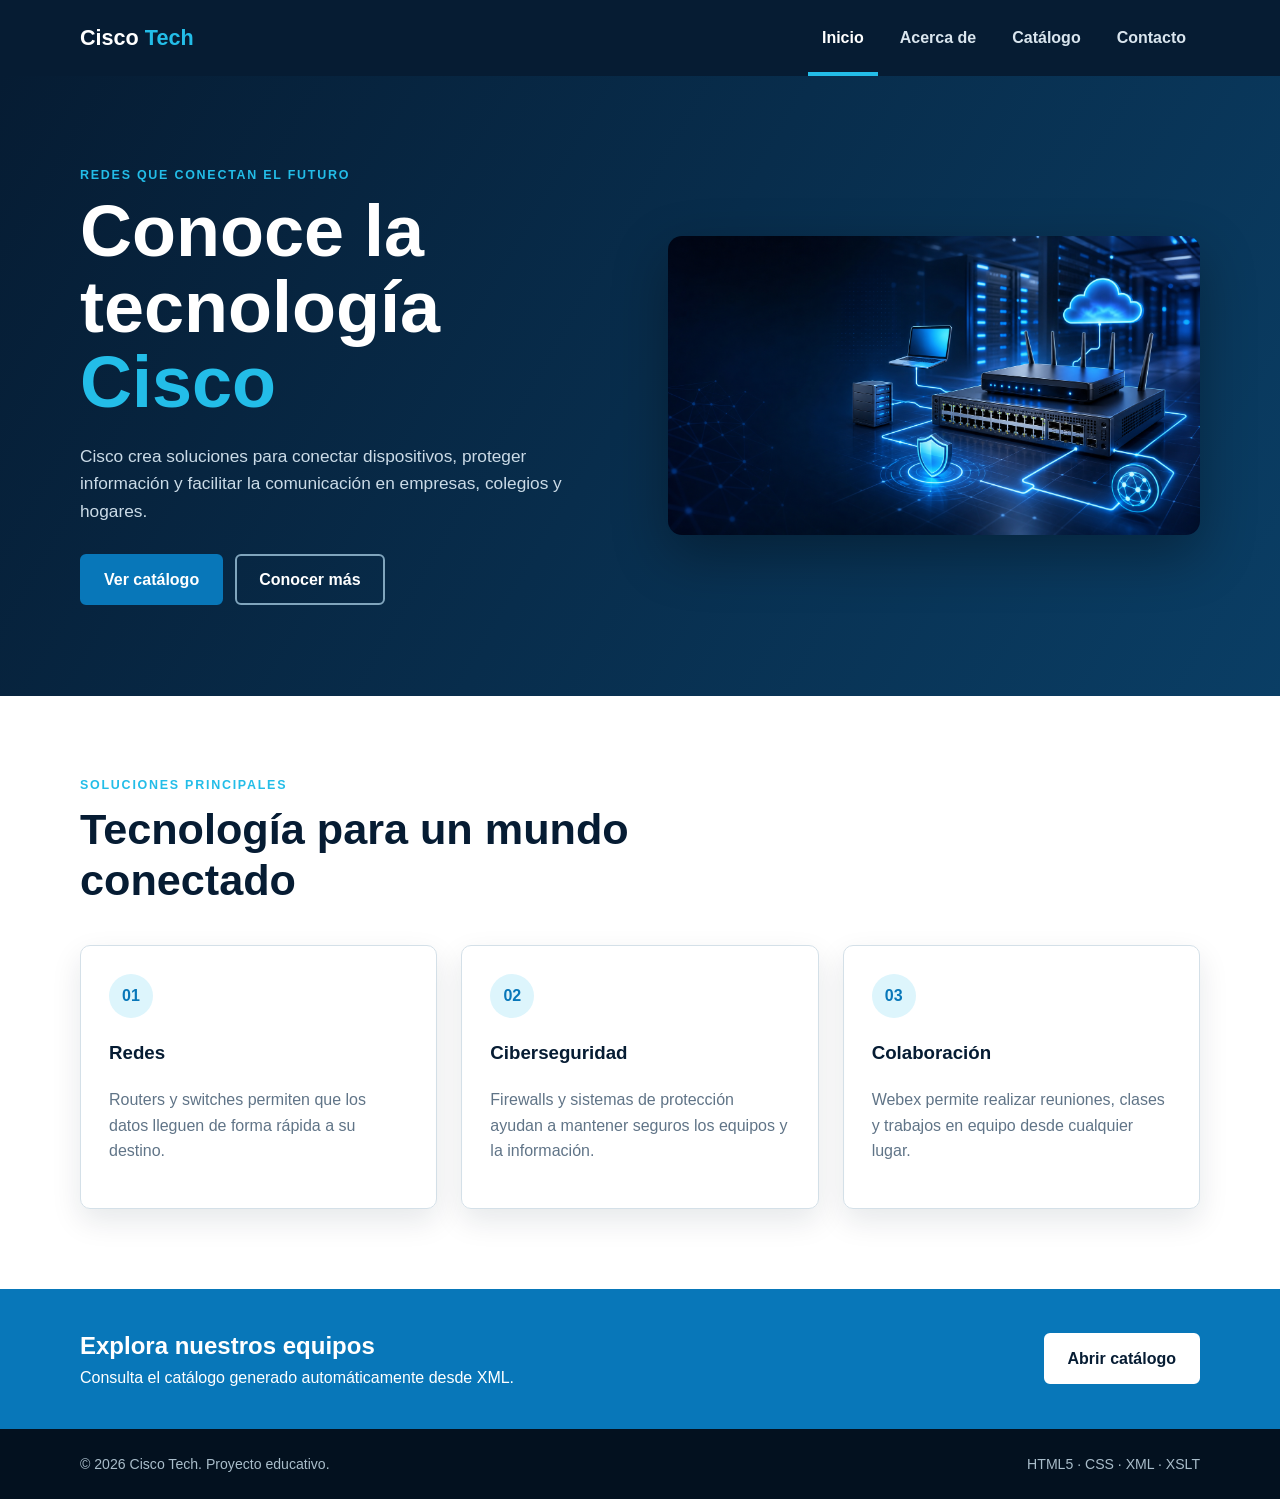
<file: index.html>
<!DOCTYPE html>
<html lang="es">
<head>
    <meta charset="UTF-8">
    <meta name="viewport" content="width=device-width, initial-scale=1.0">
    <meta name="description" content="Proyecto educativo sobre redes y soluciones Cisco.">
    <title>Cisco Tech | Inicio</title>
    <link rel="stylesheet" href="style.css">
</head>
<body>
    <header class="encabezado">
        <div class="contenedor barra-navegacion">
            <a class="logo" href="index.html">Cisco <span>Tech</span></a>
            <nav aria-label="Navegación principal">
                <ul class="menu">
                    <li><a class="activo" href="index.html">Inicio</a></li>
                    <li><a href="about.html">Acerca de</a></li>
                    <li><a href="catalog.html">Catálogo</a></li>
                    <li><a href="contact.html">Contacto</a></li>
                </ul>
            </nav>
        </div>
    </header>

    <main>
        <section class="hero">
            <div class="contenedor hero-contenido">
                <div class="hero-texto">
                    <p class="etiqueta">Redes que conectan el futuro</p>
                    <h1>Conoce la tecnología <span>Cisco</span></h1>
                    <p>Cisco crea soluciones para conectar dispositivos, proteger información y facilitar la comunicación en empresas, colegios y hogares.</p>
                    <div class="acciones">
                        <a class="boton" href="catalog.html">Ver catálogo</a>
                        <a class="boton boton-secundario" href="about.html">Conocer más</a>
                    </div>
                </div>
                <img src="images/red-cisco.png" alt="Router y switch conectados a una red digital">
            </div>
        </section>

        <section class="seccion contenedor" aria-labelledby="servicios-titulo">
            <div class="titulo-seccion">
                <p class="etiqueta">Soluciones principales</p>
                <h2 id="servicios-titulo">Tecnología para un mundo conectado</h2>
            </div>
            <div class="rejilla-tarjetas">
                <article class="tarjeta">
                    <span class="icono" aria-hidden="true">01</span>
                    <h3>Redes</h3>
                    <p>Routers y switches permiten que los datos lleguen de forma rápida a su destino.</p>
                </article>
                <article class="tarjeta">
                    <span class="icono" aria-hidden="true">02</span>
                    <h3>Ciberseguridad</h3>
                    <p>Firewalls y sistemas de protección ayudan a mantener seguros los equipos y la información.</p>
                </article>
                <article class="tarjeta">
                    <span class="icono" aria-hidden="true">03</span>
                    <h3>Colaboración</h3>
                    <p>Webex permite realizar reuniones, clases y trabajos en equipo desde cualquier lugar.</p>
                </article>
            </div>
        </section>

        <section class="franja">
            <div class="contenedor franja-contenido">
                <div><h2>Explora nuestros equipos</h2><p>Consulta el catálogo generado automáticamente desde XML.</p></div>
                <a class="boton boton-claro" href="catalog.html">Abrir catálogo</a>
            </div>
        </section>
    </main>

    <footer>
        <div class="contenedor pie-contenido">
            <p>© 2026 Cisco Tech. Proyecto educativo.</p>
            <p>HTML5 · CSS · XML · XSLT</p>
        </div>
    </footer>
</body>
</html>
</file>
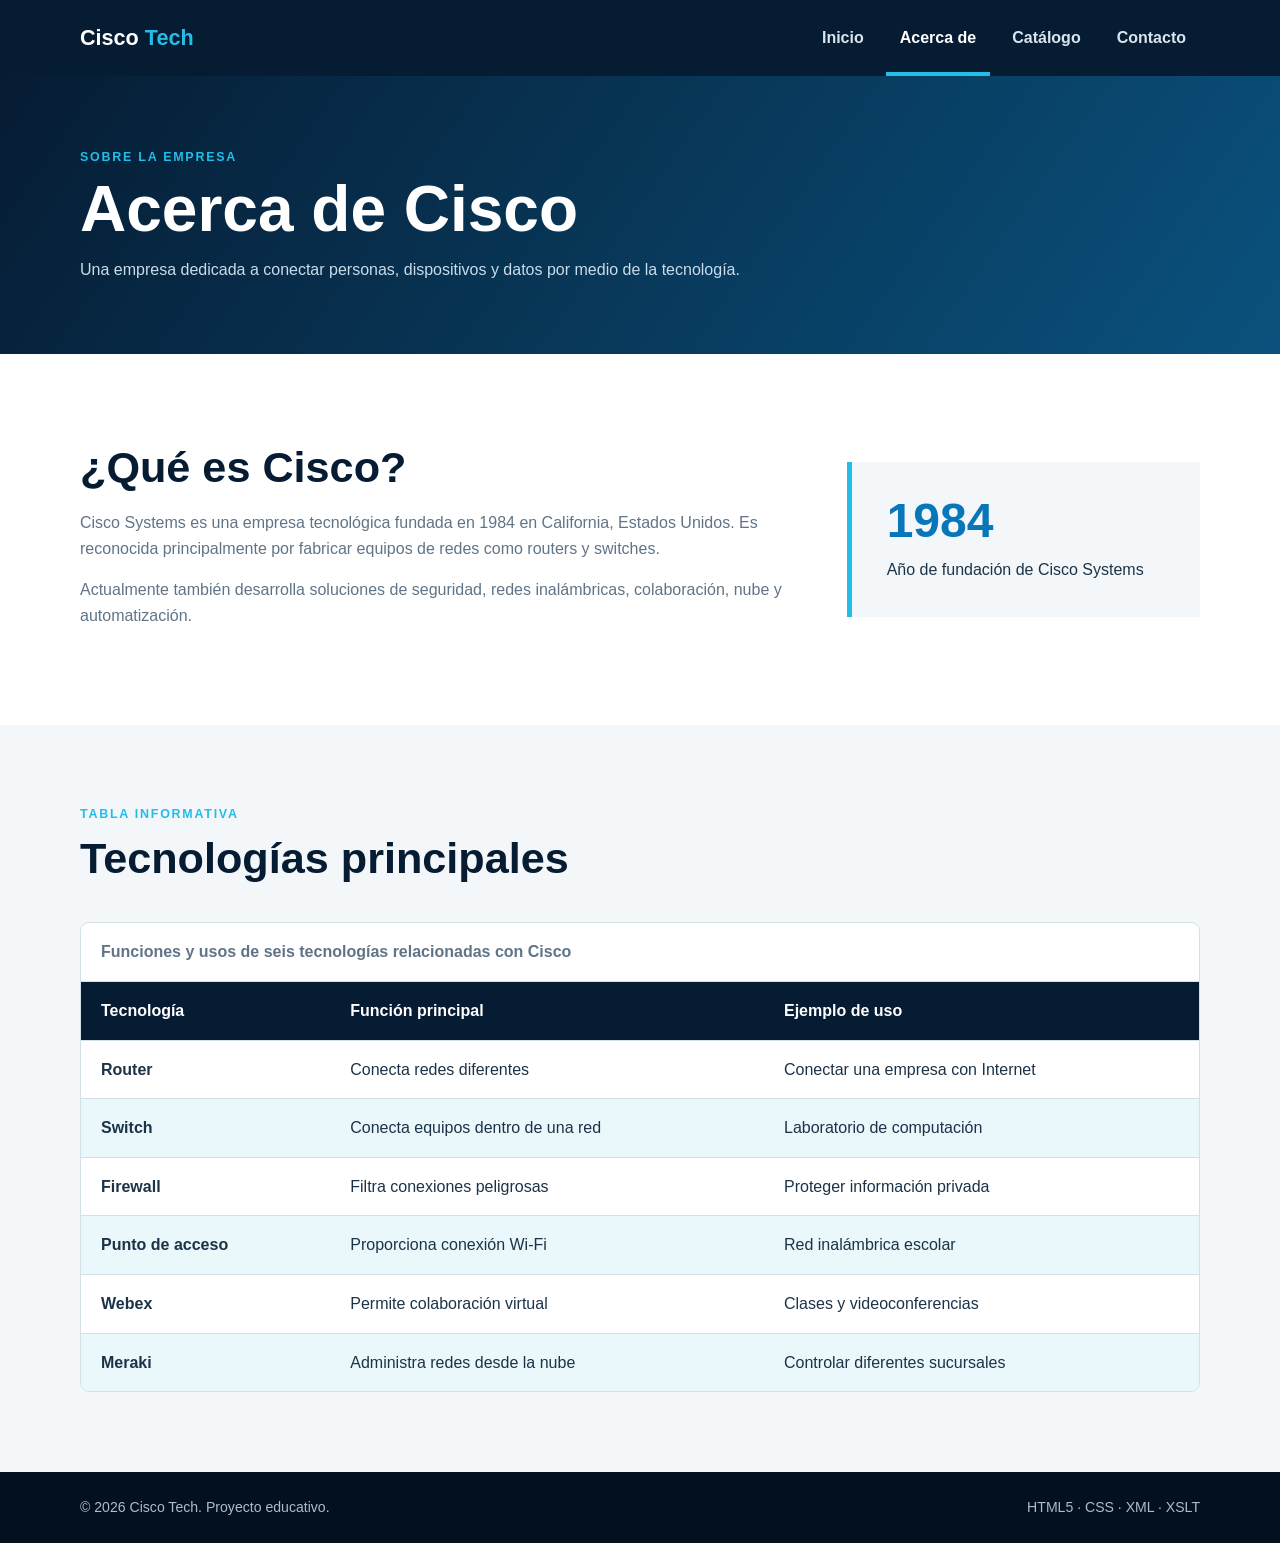
<file: about.html>
<!DOCTYPE html>
<html lang="es">
<head>
    <meta charset="UTF-8">
    <meta name="viewport" content="width=device-width, initial-scale=1.0">
    <meta name="description" content="Historia, tecnologías y datos principales de Cisco.">
    <title>Cisco Tech | Acerca de</title>
    <link rel="stylesheet" href="style.css">
</head>
<body>
    <header class="encabezado">
        <div class="contenedor barra-navegacion">
            <a class="logo" href="index.html">Cisco <span>Tech</span></a>
            <nav aria-label="Navegación principal">
                <ul class="menu">
                    <li><a href="index.html">Inicio</a></li>
                    <li><a class="activo" href="about.html">Acerca de</a></li>
                    <li><a href="catalog.html">Catálogo</a></li>
                    <li><a href="contact.html">Contacto</a></li>
                </ul>
            </nav>
        </div>
    </header>

    <main>
        <section class="cabecera-pagina">
            <div class="contenedor">
                <p class="etiqueta">Sobre la empresa</p>
                <h1>Acerca de Cisco</h1>
                <p>Una empresa dedicada a conectar personas, dispositivos y datos por medio de la tecnología.</p>
            </div>
        </section>

        <section class="seccion contenedor historia">
            <article>
                <h2>¿Qué es Cisco?</h2>
                <p>Cisco Systems es una empresa tecnológica fundada en 1984 en California, Estados Unidos. Es reconocida principalmente por fabricar equipos de redes como routers y switches.</p>
                <p>Actualmente también desarrolla soluciones de seguridad, redes inalámbricas, colaboración, nube y automatización.</p>
            </article>
            <aside class="dato-destacado" aria-label="Dato destacado">
                <strong>1984</strong>
                <span>Año de fundación de Cisco Systems</span>
            </aside>
        </section>

        <section class="seccion seccion-suave">
            <div class="contenedor">
                <div class="titulo-seccion">
                    <p class="etiqueta">Tabla informativa</p>
                    <h2>Tecnologías principales</h2>
                </div>
                <div class="tabla-contenedor" tabindex="0" role="region" aria-label="Tabla de tecnologías Cisco">
                    <table>
                        <caption>Funciones y usos de seis tecnologías relacionadas con Cisco</caption>
                        <thead>
                            <tr>
                                <th scope="col">Tecnología</th>
                                <th scope="col">Función principal</th>
                                <th scope="col">Ejemplo de uso</th>
                            </tr>
                        </thead>
                        <tbody>
                            <tr><th scope="row">Router</th><td>Conecta redes diferentes</td><td>Conectar una empresa con Internet</td></tr>
                            <tr><th scope="row">Switch</th><td>Conecta equipos dentro de una red</td><td>Laboratorio de computación</td></tr>
                            <tr><th scope="row">Firewall</th><td>Filtra conexiones peligrosas</td><td>Proteger información privada</td></tr>
                            <tr><th scope="row">Punto de acceso</th><td>Proporciona conexión Wi-Fi</td><td>Red inalámbrica escolar</td></tr>
                            <tr><th scope="row">Webex</th><td>Permite colaboración virtual</td><td>Clases y videoconferencias</td></tr>
                            <tr><th scope="row">Meraki</th><td>Administra redes desde la nube</td><td>Controlar diferentes sucursales</td></tr>
                        </tbody>
                    </table>
                </div>
            </div>
        </section>
    </main>

    <footer>
        <div class="contenedor pie-contenido"><p>© 2026 Cisco Tech. Proyecto educativo.</p><p>HTML5 · CSS · XML · XSLT</p></div>
    </footer>
</body>
</html>
</file>
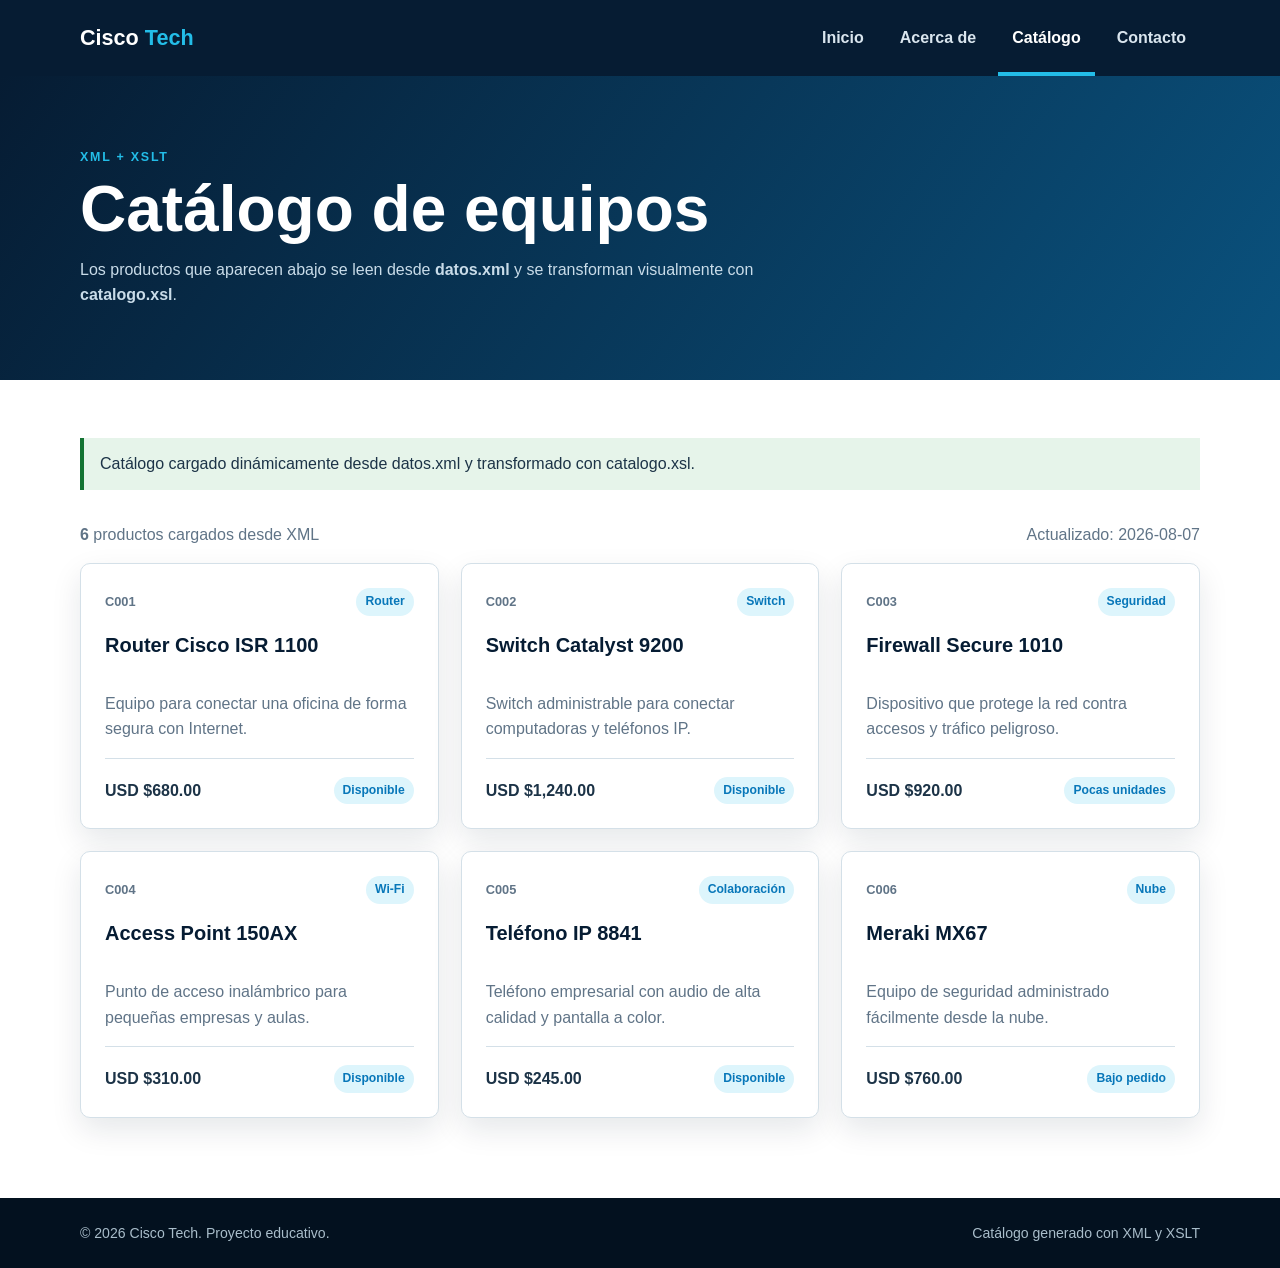
<file: catalog.html>
<!DOCTYPE html>
<html lang="es">
<head>
    <meta charset="UTF-8">
    <meta name="viewport" content="width=device-width, initial-scale=1.0">
    <meta name="description" content="Catálogo de productos Cisco generado con XML y XSLT.">
    <title>Cisco Tech | Catálogo</title>
    <link rel="stylesheet" href="style.css">
    <script src="catalog.js" defer></script>
</head>
<body>
    <header class="encabezado">
        <div class="contenedor barra-navegacion">
            <a class="logo" href="index.html">Cisco <span>Tech</span></a>
            <nav aria-label="Navegación principal">
                <ul class="menu">
                    <li><a href="index.html">Inicio</a></li>
                    <li><a href="about.html">Acerca de</a></li>
                    <li><a class="activo" href="catalog.html">Catálogo</a></li>
                    <li><a href="contact.html">Contacto</a></li>
                </ul>
            </nav>
        </div>
    </header>

    <main>
        <section class="cabecera-pagina">
            <div class="contenedor">
                <p class="etiqueta">XML + XSLT</p>
                <h1>Catálogo de equipos</h1>
                <p>Los productos que aparecen abajo se leen desde <strong>datos.xml</strong> y se transforman visualmente con <strong>catalogo.xsl</strong>.</p>
            </div>
        </section>
        <section class="seccion catalogo-seccion contenedor" aria-labelledby="catalogo-titulo">
            <h2 id="catalogo-titulo" class="solo-lectores">Productos del catálogo Cisco</h2>
            <p id="estado-catalogo" class="estado-catalogo" role="status">Vista local del catálogo. Al publicar el sitio, los datos se cargarán desde XML y se transformarán con XSLT.</p>
            <div id="catalogo-dinamico">
                <!-- Respaldo visible cuando el navegador bloquea XML/XSLT en file:// -->
                <div class="resumen-catalogo">
                    <p><strong>6</strong> productos disponibles</p>
                    <p>Datos definidos en datos.xml</p>
                </div>
                <div class="productos-grid">
                    <article class="producto"><div class="producto-cabecera"><span class="producto-id">C001</span><span class="producto-categoria">Router</span></div><h2>Router Cisco ISR 1100</h2><p>Equipo para conectar una oficina de forma segura con Internet.</p><div class="producto-pie"><strong>USD $680.00</strong><span class="estado">Disponible</span></div></article>
                    <article class="producto"><div class="producto-cabecera"><span class="producto-id">C002</span><span class="producto-categoria">Switch</span></div><h2>Switch Catalyst 9200</h2><p>Switch administrable para conectar computadoras y teléfonos IP.</p><div class="producto-pie"><strong>USD $1,240.00</strong><span class="estado">Disponible</span></div></article>
                    <article class="producto"><div class="producto-cabecera"><span class="producto-id">C003</span><span class="producto-categoria">Seguridad</span></div><h2>Firewall Secure 1010</h2><p>Dispositivo que protege la red contra accesos y tráfico peligroso.</p><div class="producto-pie"><strong>USD $920.00</strong><span class="estado">Pocas unidades</span></div></article>
                    <article class="producto"><div class="producto-cabecera"><span class="producto-id">C004</span><span class="producto-categoria">Wi-Fi</span></div><h2>Access Point 150AX</h2><p>Punto de acceso inalámbrico para pequeñas empresas y aulas.</p><div class="producto-pie"><strong>USD $310.00</strong><span class="estado">Disponible</span></div></article>
                    <article class="producto"><div class="producto-cabecera"><span class="producto-id">C005</span><span class="producto-categoria">Colaboración</span></div><h2>Teléfono IP 8841</h2><p>Teléfono empresarial con audio de alta calidad y pantalla a color.</p><div class="producto-pie"><strong>USD $245.00</strong><span class="estado">Disponible</span></div></article>
                    <article class="producto"><div class="producto-cabecera"><span class="producto-id">C006</span><span class="producto-categoria">Nube</span></div><h2>Meraki MX67</h2><p>Equipo de seguridad administrado fácilmente desde la nube.</p><div class="producto-pie"><strong>USD $760.00</strong><span class="estado">Bajo pedido</span></div></article>
                </div>
            </div>
        </section>
    </main>

    <footer><div class="contenedor pie-contenido"><p>© 2026 Cisco Tech. Proyecto educativo.</p><p>Catálogo generado con XML y XSLT</p></div></footer>
</body>
</html>
</file>
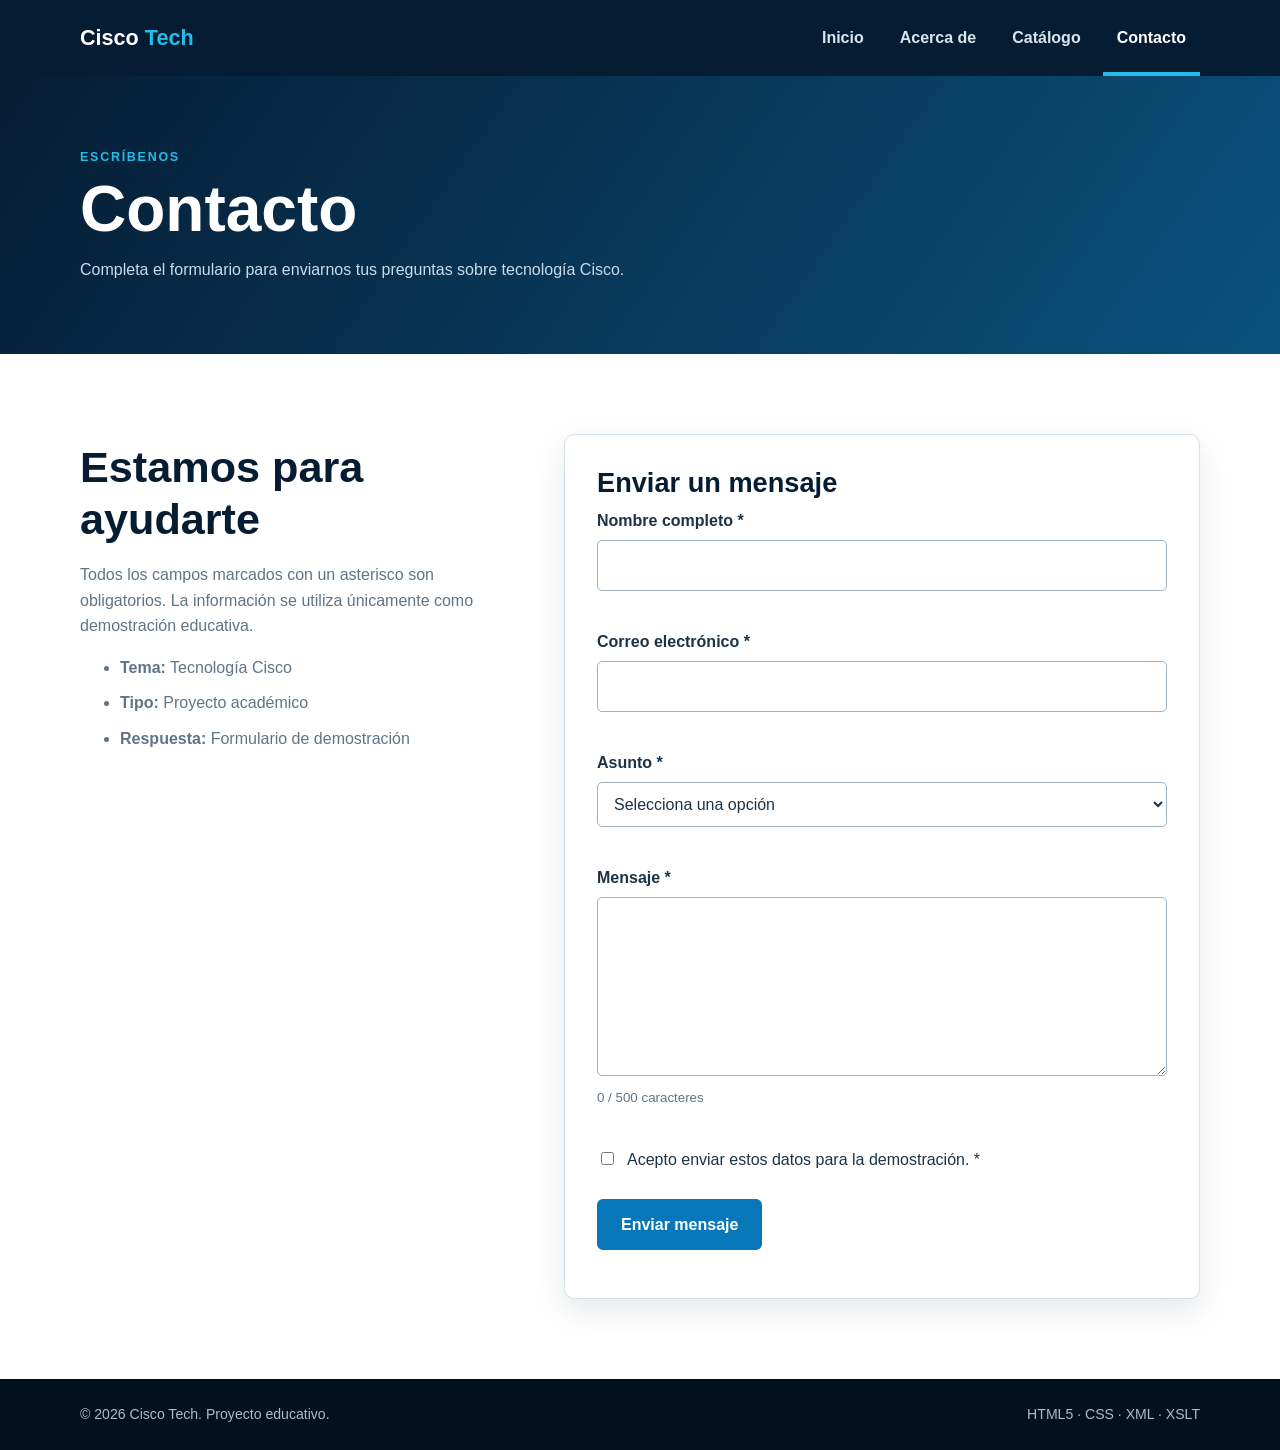
<file: contact.html>
<!DOCTYPE html>
<html lang="es">
<head>
    <meta charset="UTF-8">
    <meta name="viewport" content="width=device-width, initial-scale=1.0">
    <meta name="description" content="Formulario de contacto del proyecto Cisco Tech.">
    <title>Cisco Tech | Contacto</title>
    <link rel="stylesheet" href="style.css">
    <script src="script.js" defer></script>
</head>
<body>
    <header class="encabezado">
        <div class="contenedor barra-navegacion">
            <a class="logo" href="index.html">Cisco <span>Tech</span></a>
            <nav aria-label="Navegación principal">
                <ul class="menu">
                    <li><a href="index.html">Inicio</a></li>
                    <li><a href="about.html">Acerca de</a></li>
                    <li><a href="catalog.html">Catálogo</a></li>
                    <li><a class="activo" href="contact.html">Contacto</a></li>
                </ul>
            </nav>
        </div>
    </header>

    <main>
        <section class="cabecera-pagina">
            <div class="contenedor"><p class="etiqueta">Escríbenos</p><h1>Contacto</h1><p>Completa el formulario para enviarnos tus preguntas sobre tecnología Cisco.</p></div>
        </section>

        <section class="seccion contenedor contacto-rejilla">
            <article class="contacto-info">
                <h2>Estamos para ayudarte</h2>
                <p>Todos los campos marcados con un asterisco son obligatorios. La información se utiliza únicamente como demostración educativa.</p>
                <ul>
                    <li><strong>Tema:</strong> Tecnología Cisco</li>
                    <li><strong>Tipo:</strong> Proyecto académico</li>
                    <li><strong>Respuesta:</strong> Formulario de demostración</li>
                </ul>
            </article>

            <form id="formulario-contacto" class="formulario" novalidate>
                <h2>Enviar un mensaje</h2>
                <div class="campo">
                    <label for="nombre">Nombre completo *</label>
                    <input type="text" id="nombre" name="nombre" minlength="3" maxlength="60" autocomplete="name" required aria-describedby="error-nombre">
                    <small class="error" id="error-nombre"></small>
                </div>
                <div class="campo">
                    <label for="correo">Correo electrónico *</label>
                    <input type="email" id="correo" name="correo" autocomplete="email" required aria-describedby="error-correo">
                    <small class="error" id="error-correo"></small>
                </div>
                <div class="campo">
                    <label for="asunto">Asunto *</label>
                    <select id="asunto" name="asunto" required aria-describedby="error-asunto">
                        <option value="">Selecciona una opción</option>
                        <option value="redes">Redes</option>
                        <option value="seguridad">Seguridad</option>
                        <option value="catalogo">Catálogo</option>
                        <option value="otro">Otro</option>
                    </select>
                    <small class="error" id="error-asunto"></small>
                </div>
                <div class="campo">
                    <label for="mensaje">Mensaje *</label>
                    <textarea id="mensaje" name="mensaje" rows="6" minlength="10" maxlength="500" required aria-describedby="error-mensaje contador"></textarea>
                    <small id="contador">0 / 500 caracteres</small>
                    <small class="error" id="error-mensaje"></small>
                </div>
                <label class="aceptacion" for="terminos">
                    <input type="checkbox" id="terminos" name="terminos" required aria-describedby="error-terminos">
                    Acepto enviar estos datos para la demostración. *
                </label>
                <small class="error" id="error-terminos"></small>
                <button class="boton" type="submit">Enviar mensaje</button>
                <p id="mensaje-exito" class="mensaje-exito" role="status" aria-live="polite"></p>
            </form>
        </section>
    </main>

    <footer><div class="contenedor pie-contenido"><p>© 2026 Cisco Tech. Proyecto educativo.</p><p>HTML5 · CSS · XML · XSLT</p></div></footer>
</body>
</html>
</file>
<file: style.css>
:root {
    --azul-oscuro: #061c33;
    --azul: #0877b9;
    --celeste: #23bde8;
    --fondo: #f3f7fa;
    --blanco: #ffffff;
    --texto: #1c3347;
    --gris: #607487;
    --borde: #d4e0e8;
    --sombra: 0 12px 30px rgba(6, 28, 51, 0.1);
}

* { box-sizing: border-box; }
html { scroll-behavior: smooth; }
body { margin: 0; font-family: Arial, sans-serif; color: var(--texto); background: var(--blanco); line-height: 1.6; }
a { color: inherit; }
img { max-width: 100%; }
.contenedor { width: min(1120px, 88%); margin: auto; }
.solo-lectores { position: absolute; width: 1px; height: 1px; padding: 0; margin: -1px; overflow: hidden; clip: rect(0, 0, 0, 0); white-space: nowrap; border: 0; }

.encabezado { background: var(--azul-oscuro); color: var(--blanco); }
.barra-navegacion { min-height: 74px; display: flex; justify-content: space-between; align-items: center; gap: 30px; }
.logo { text-decoration: none; font-size: 1.35rem; font-weight: 800; }
.logo span, h1 span, .etiqueta { color: var(--celeste); }
.menu { display: flex; gap: 8px; list-style: none; padding: 0; margin: 0; }
.menu a { display: block; color: #d9e5ee; text-decoration: none; font-weight: 700; padding: 25px 14px 21px; border-bottom: 4px solid transparent; transition: color .25s, border-color .25s; }
.menu a:hover, .menu a.activo { color: var(--blanco); border-color: var(--celeste); }

.hero { background: linear-gradient(120deg, var(--azul-oscuro), #0a3e65); color: var(--blanco); overflow: hidden; }
.hero-contenido { min-height: 590px; display: grid; grid-template-columns: 1fr 1fr; align-items: center; gap: 55px; }
.hero-texto { animation: aparecer .7s ease-out; }
.hero h1, .cabecera-pagina h1 { font-size: clamp(2.6rem, 6vw, 4.5rem); line-height: 1.05; margin: 8px 0 22px; }
.hero-texto > p:not(.etiqueta) { color: #cbdbe7; font-size: 1.08rem; }
.hero img { border-radius: 14px; box-shadow: 0 20px 55px rgba(0,0,0,.32); transition: transform .4s; }
.hero img:hover { transform: scale(1.025) rotate(.3deg); }
.etiqueta { margin: 0; text-transform: uppercase; letter-spacing: .14em; font-size: .78rem; font-weight: 800; }
.acciones { display: flex; gap: 12px; margin-top: 28px; }
.boton { display: inline-block; border: 2px solid var(--azul); border-radius: 6px; padding: 11px 22px; background: var(--azul); color: var(--blanco); font: inherit; font-weight: 700; text-decoration: none; cursor: pointer; transition: transform .2s, background .2s, border-color .2s; }
.boton:hover { background: #075e91; border-color: #075e91; transform: translateY(-2px); }
.boton-secundario { background: transparent; border-color: #80a5bd; }
.boton-claro { background: var(--blanco); border-color: var(--blanco); color: var(--azul-oscuro); }

.seccion { padding-top: 80px; padding-bottom: 80px; }
.seccion-suave { background: var(--fondo); }
.titulo-seccion { max-width: 690px; margin-bottom: 38px; }
.titulo-seccion h2, .historia h2, .contacto-rejilla h2 { color: var(--azul-oscuro); font-size: clamp(1.8rem, 4vw, 2.7rem); line-height: 1.2; margin: 8px 0; }
.rejilla-tarjetas { display: grid; grid-template-columns: repeat(3, 1fr); gap: 24px; }
.tarjeta { padding: 28px; border: 1px solid var(--borde); border-radius: 10px; box-shadow: var(--sombra); transition: transform .25s, border-color .25s; }
.tarjeta:hover { transform: translateY(-7px); border-color: var(--celeste); }
.icono { display: grid; place-items: center; width: 44px; height: 44px; margin-bottom: 20px; border-radius: 50%; background: #ddf5fc; color: var(--azul); font-weight: 800; }
.tarjeta h3 { color: var(--azul-oscuro); }
.tarjeta p { color: var(--gris); }
.franja { background: var(--azul); color: var(--blanco); padding: 38px 0; }
.franja-contenido, .pie-contenido { display: flex; align-items: center; justify-content: space-between; gap: 24px; }
.franja h2, .franja p { margin: 0; }

.cabecera-pagina { padding: 72px 0; color: var(--blanco); background: linear-gradient(125deg, var(--azul-oscuro), #0a527e); }
.cabecera-pagina h1 { font-size: clamp(2.5rem, 5vw, 4rem); margin-bottom: 14px; }
.cabecera-pagina p:last-child { color: #c9dce9; max-width: 720px; margin: 0; }
.historia { display: grid; grid-template-columns: 2fr 1fr; gap: 60px; align-items: center; }
.historia p { color: var(--gris); }
.dato-destacado { padding: 35px; border-left: 5px solid var(--celeste); background: var(--fondo); }
.dato-destacado strong, .dato-destacado span { display: block; }
.dato-destacado strong { color: var(--azul); font-size: 3rem; line-height: 1; margin-bottom: 12px; }

.tabla-contenedor { overflow-x: auto; border: 1px solid var(--borde); border-radius: 9px; background: var(--blanco); }
table { width: 100%; min-width: 720px; border-collapse: collapse; }
caption { text-align: left; padding: 16px 20px; color: var(--gris); font-weight: 700; }
th, td { padding: 16px 20px; text-align: left; border-top: 1px solid var(--borde); }
thead th { background: var(--azul-oscuro); color: var(--blanco); }
tbody tr:nth-child(even) { background: #eaf7fb; }
tbody tr:hover { background: #d8f2fa; }

.contacto-rejilla { display: grid; grid-template-columns: .8fr 1.2fr; gap: 60px; align-items: start; }
.contacto-info p, .contacto-info li { color: var(--gris); }
.contacto-info li { margin-bottom: 10px; }
.formulario { padding: 32px; border: 1px solid var(--borde); border-radius: 10px; box-shadow: var(--sombra); }
.formulario h2 { margin-top: 0; font-size: 1.7rem; }
.campo { margin-bottom: 18px; }
label { display: block; margin-bottom: 6px; font-weight: 700; }
input, select, textarea { width: 100%; padding: 12px; border: 1px solid #9eb2c1; border-radius: 5px; background: var(--blanco); color: var(--texto); font: inherit; }
input:focus, select:focus, textarea:focus { outline: 3px solid rgba(35,189,232,.25); border-color: var(--azul); }
[aria-invalid="true"] { border-color: #b3261e; }
.aceptacion { display: flex; gap: 10px; align-items: flex-start; font-weight: normal; }
.aceptacion input { width: auto; margin-top: 5px; }
.error { display: block; min-height: 20px; color: #b3261e; font-weight: 700; }
#contador { color: var(--gris); }
.mensaje-exito { color: #137333; font-weight: 700; }

.catalogo-seccion { padding-top: 42px; }
.estado-catalogo { padding: 13px 16px; border-left: 4px solid var(--azul); background: #e8f5fb; color: var(--texto); }
.estado-correcto { border-left-color: #137333; background: #e6f4ea; }
.cuerpo-xml { padding: 8px; background: var(--fondo); }
.resumen-catalogo { display: flex; justify-content: space-between; gap: 20px; color: var(--gris); }
.productos-grid { display: grid; grid-template-columns: repeat(3, 1fr); gap: 22px; }
.producto { display: flex; flex-direction: column; padding: 24px; background: var(--blanco); border: 1px solid var(--borde); border-radius: 10px; box-shadow: var(--sombra); transition: transform .25s, border-color .25s; }
.producto:hover { transform: translateY(-5px); border-color: var(--celeste); }
.producto-cabecera, .producto-pie { display: flex; justify-content: space-between; align-items: center; gap: 10px; }
.producto-id { color: var(--gris); font-size: .8rem; font-weight: 700; }
.producto-categoria, .estado { padding: 4px 9px; border-radius: 20px; background: #ddf5fc; color: var(--azul); font-size: .76rem; font-weight: 700; }
.producto h2 { color: var(--azul-oscuro); font-size: 1.25rem; line-height: 1.3; }
.producto > p { flex-grow: 1; color: var(--gris); }
.producto-pie { padding-top: 18px; border-top: 1px solid var(--borde); }

footer { padding: 24px 0; background: #03111f; color: #a9bdca; font-size: .88rem; }
footer p { margin: 0; }

@keyframes aparecer { from { opacity: 0; transform: translateY(18px); } to { opacity: 1; transform: translateY(0); } }

/* Escritorio grande */
@media (min-width: 1200px) {
    .contenedor { max-width: 1180px; }
    .hero-contenido { min-height: 620px; }
}

/* Tabletas */
@media (min-width: 700px) and (max-width: 1199px) {
    .contenedor { width: 90%; }
    .hero-contenido { min-height: 520px; gap: 35px; }
    .productos-grid { grid-template-columns: repeat(2, 1fr); }
}

/* Celulares */
@media (max-width: 699px) {
    .contenedor { width: 92%; }
    .barra-navegacion, .pie-contenido { flex-direction: column; }
    .barra-navegacion { padding-top: 16px; gap: 4px; }
    .menu { justify-content: center; flex-wrap: wrap; }
    .menu a { padding: 9px 8px; border-bottom-width: 3px; }
    .hero-contenido, .historia, .contacto-rejilla { grid-template-columns: 1fr; }
    .hero-contenido { padding: 55px 0; }
    .hero-texto { order: 1; }
    .hero img { order: 2; }
    .acciones, .franja-contenido, .resumen-catalogo { flex-direction: column; align-items: flex-start; }
    .rejilla-tarjetas, .productos-grid { grid-template-columns: 1fr; }
    .seccion { padding-top: 55px; padding-bottom: 55px; }
    .contacto-rejilla { gap: 35px; }
    .formulario { padding: 22px; }
    .pie-contenido { align-items: flex-start; gap: 5px; }
}

@media (prefers-reduced-motion: reduce) {
    *, *::before, *::after { animation-duration: .01ms !important; transition-duration: .01ms !important; }
}
</file>
